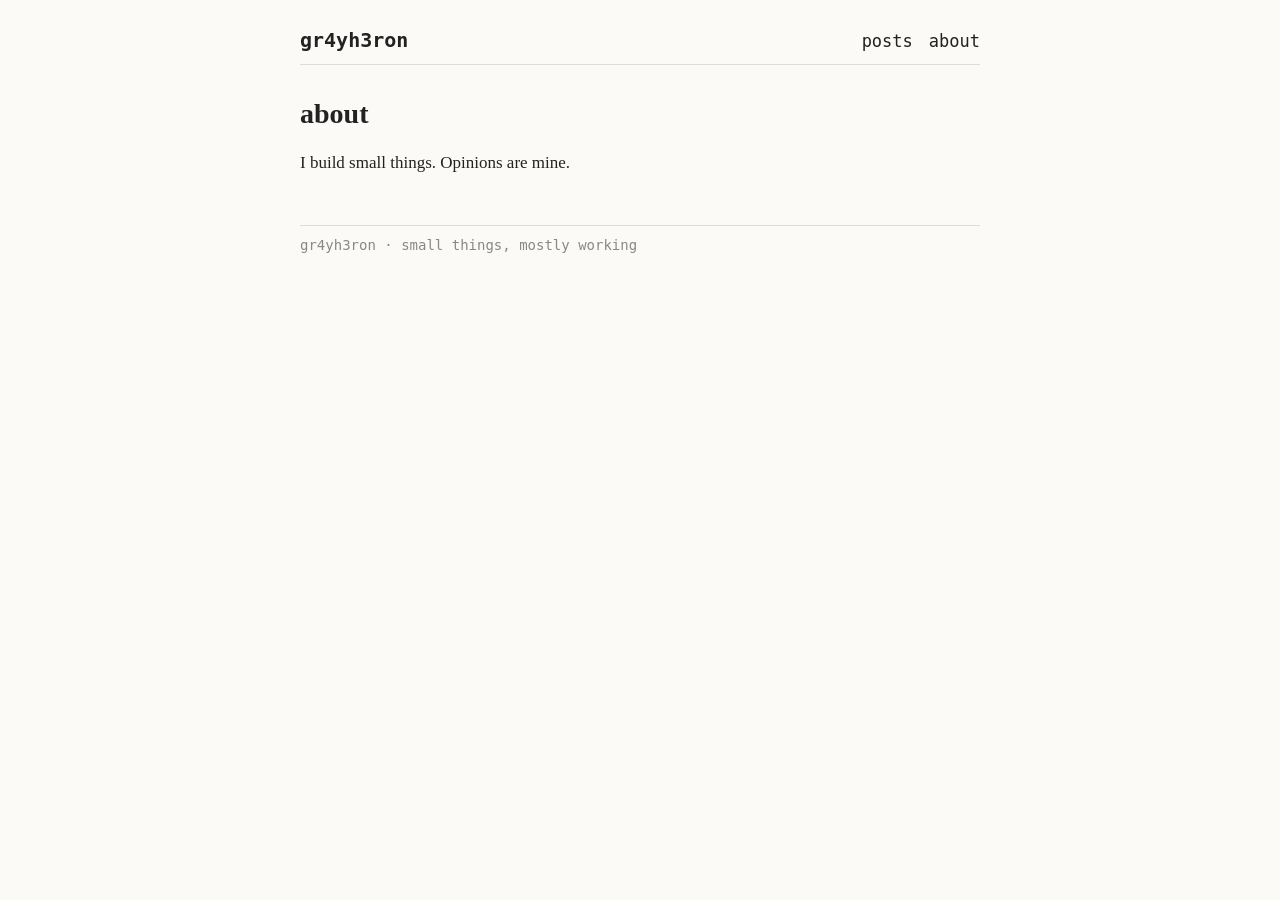
<file: about/index.html>
<!doctype html>
<html lang="en">
<head>
<meta charset="utf-8">
<meta name="viewport" content="width=device-width, initial-scale=1">
<title>about · gr4yh3ron</title>
<link rel="stylesheet" href="/style.css">
</head>
<body>
<header><a href="/" class="site">gr4yh3ron</a><nav><a href="/">posts</a><a href="/about/">about</a></nav></header>
<main>
<h1>about</h1>
<p>I build small things. Opinions are mine.</p>
</main>
<footer>gr4yh3ron · small things, mostly working</footer>
</body>
</html>
</file>
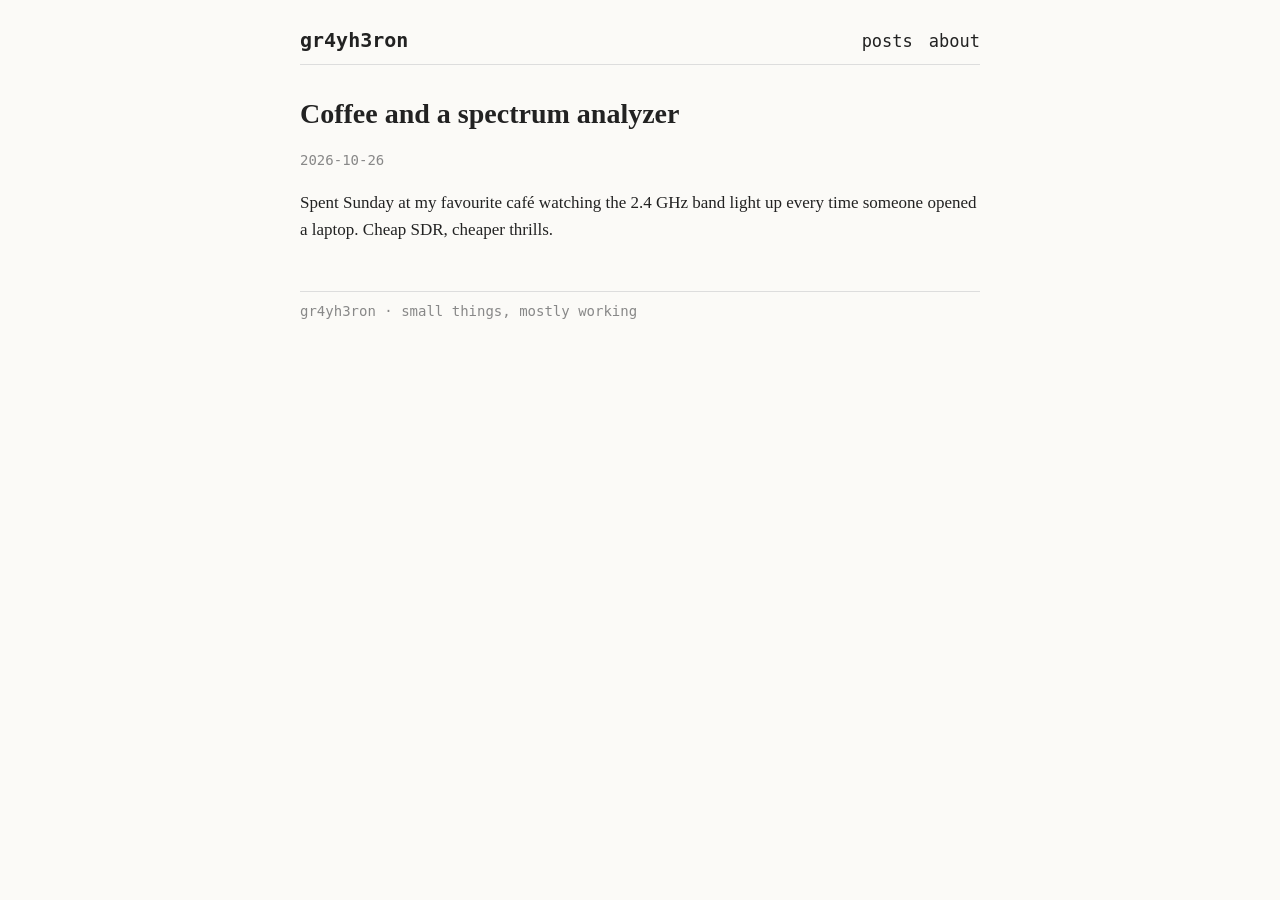
<file: posts/coffee-and-spectrum/index.html>
<!doctype html>
<html lang="en">
<head>
<meta charset="utf-8">
<meta name="viewport" content="width=device-width, initial-scale=1">
<title>Coffee and a spectrum analyzer · gr4yh3ron</title>
<link rel="stylesheet" href="/style.css">
</head>
<body>
<header><a href="/" class="site">gr4yh3ron</a><nav><a href="/">posts</a><a href="/about/">about</a></nav></header>
<main>
<h1>Coffee and a spectrum analyzer</h1>
<p class="date">2026-10-26</p>
<p>Spent Sunday at my favourite café watching the 2.4 GHz band light up every time someone opened a laptop. Cheap SDR, cheaper thrills.</p>
</main>
<footer>gr4yh3ron · small things, mostly working</footer>
</body>
</html>
</file>
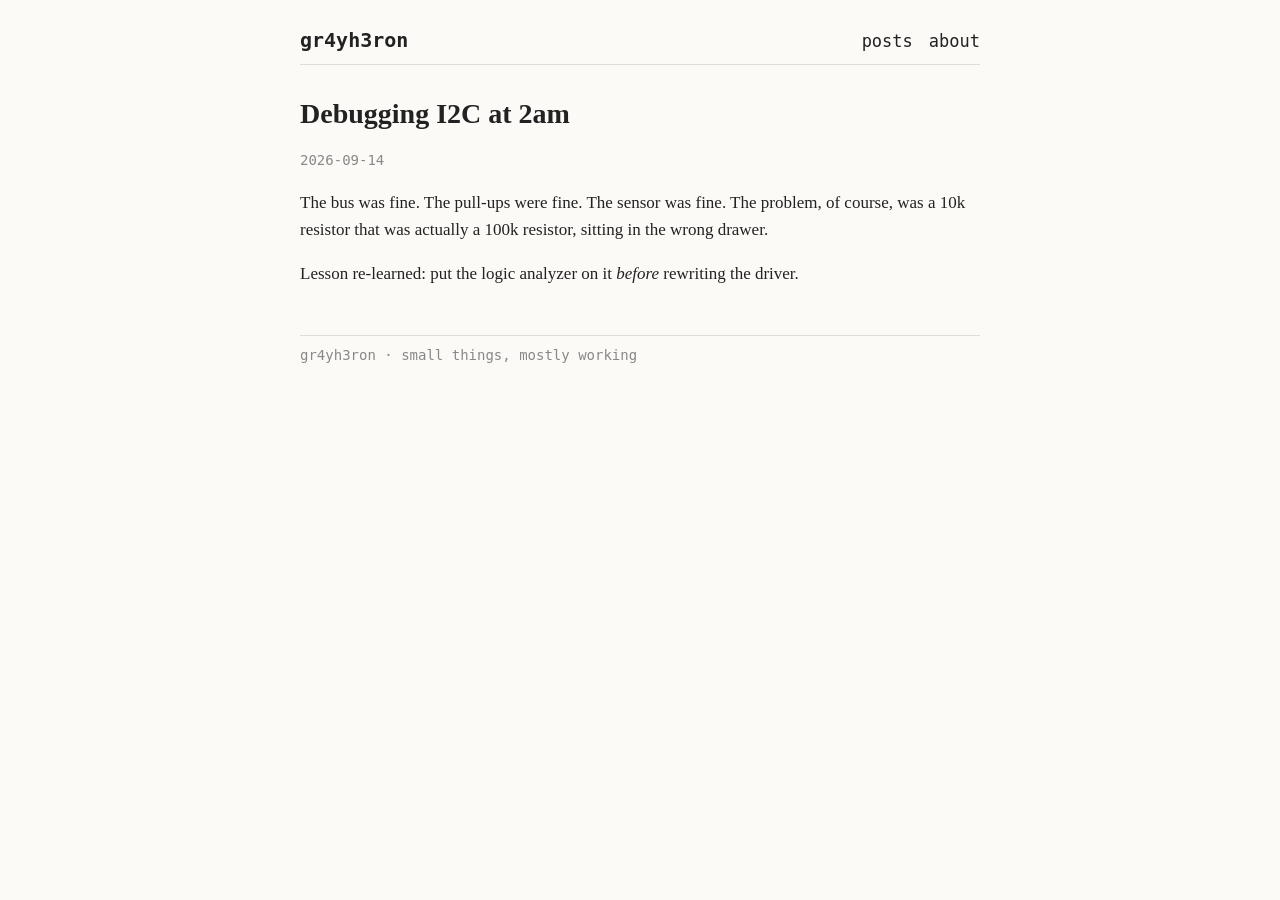
<file: posts/debugging-i2c-at-2am/index.html>
<!doctype html>
<html lang="en">
<head>
<meta charset="utf-8">
<meta name="viewport" content="width=device-width, initial-scale=1">
<title>Debugging I2C at 2am · gr4yh3ron</title>
<link rel="stylesheet" href="/style.css">
</head>
<body>
<header><a href="/" class="site">gr4yh3ron</a><nav><a href="/">posts</a><a href="/about/">about</a></nav></header>
<main>
<h1>Debugging I2C at 2am</h1>
<p class="date">2026-09-14</p>
<p>The bus was fine. The pull-ups were fine. The sensor was fine. The problem, of course, was a 10k resistor that was actually a 100k resistor, sitting in the wrong drawer.</p>
<p>Lesson re-learned: put the logic analyzer on it <em>before</em> rewriting the driver.</p>
</main>
<footer>gr4yh3ron · small things, mostly working</footer>
</body>
</html>
</file>
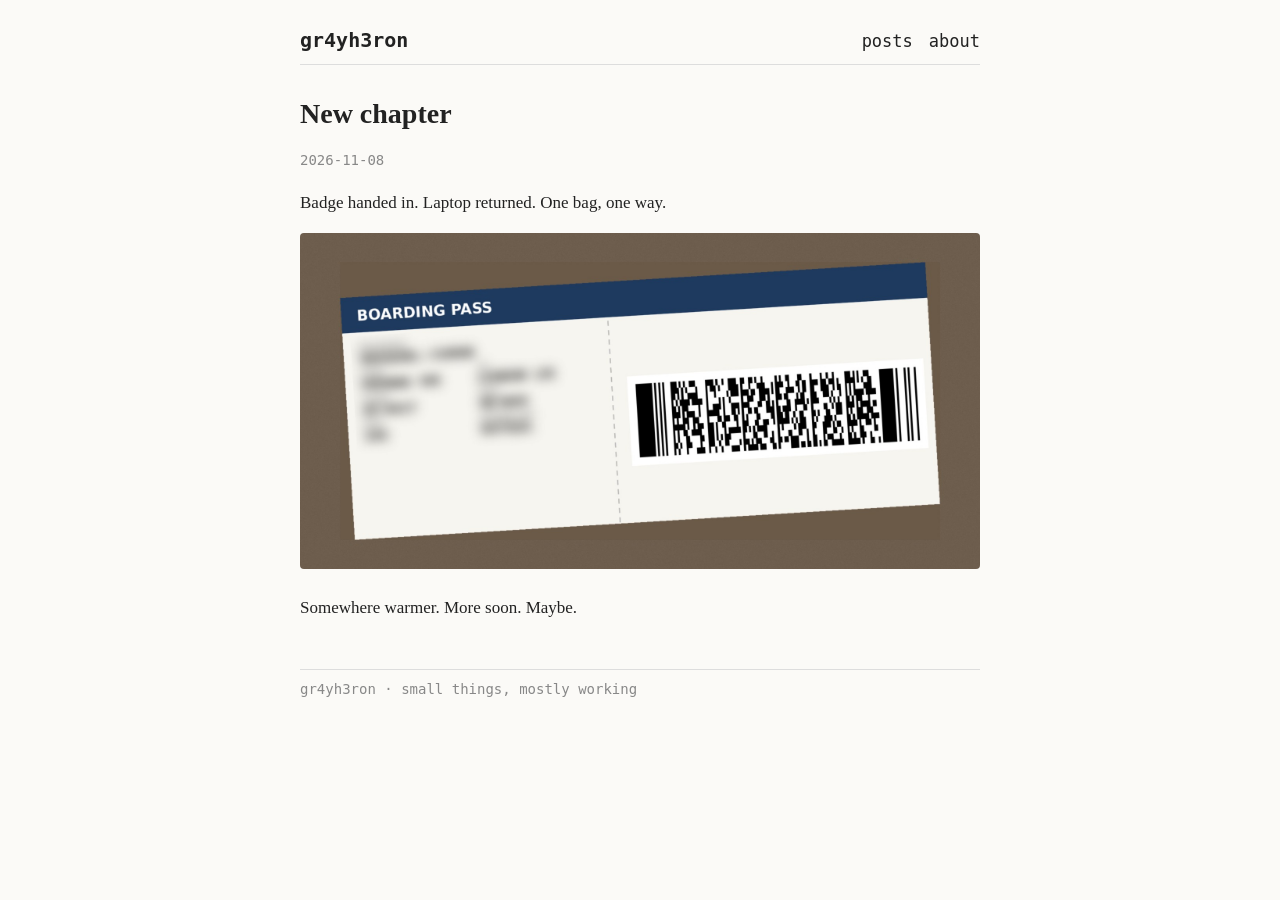
<file: posts/new-chapter/index.html>
<!doctype html>
<html lang="en">
<head>
<meta charset="utf-8">
<meta name="viewport" content="width=device-width, initial-scale=1">
<title>New chapter · gr4yh3ron</title>
<link rel="stylesheet" href="/style.css">
</head>
<body>
<header><a href="/" class="site">gr4yh3ron</a><nav><a href="/">posts</a><a href="/about/">about</a></nav></header>
<main>
<h1>New chapter</h1>
<p class="date">2026-11-08</p>
<p>Badge handed in. Laptop returned. One bag, one way.</p>
<p><img src="boarding_pass.jpg" alt="boarding pass"></p>
<p>Somewhere warmer. More soon. Maybe.</p>
</main>
<footer>gr4yh3ron · small things, mostly working</footer>
</body>
</html>
</file>
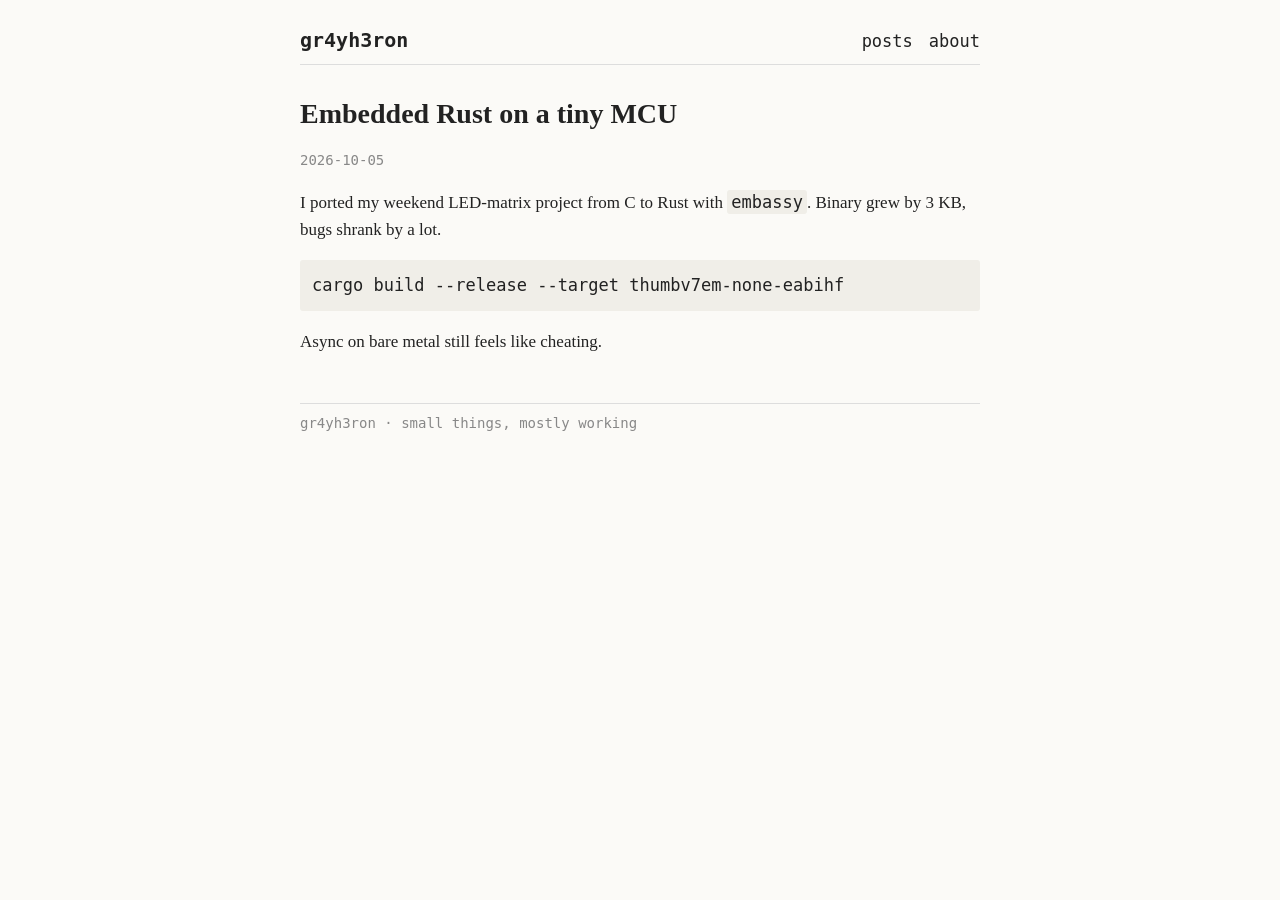
<file: posts/rust-on-a-tiny-mcu/index.html>
<!doctype html>
<html lang="en">
<head>
<meta charset="utf-8">
<meta name="viewport" content="width=device-width, initial-scale=1">
<title>Embedded Rust on a tiny MCU · gr4yh3ron</title>
<link rel="stylesheet" href="/style.css">
</head>
<body>
<header><a href="/" class="site">gr4yh3ron</a><nav><a href="/">posts</a><a href="/about/">about</a></nav></header>
<main>
<h1>Embedded Rust on a tiny MCU</h1>
<p class="date">2026-10-05</p>
<p>I ported my weekend LED-matrix project from C to Rust with <code>embassy</code>. Binary grew by 3 KB, bugs shrank by a lot.</p>
<pre>cargo build --release --target thumbv7em-none-eabihf</pre>
<p>Async on bare metal still feels like cheating.</p>
</main>
<footer>gr4yh3ron · small things, mostly working</footer>
</body>
</html>
</file>
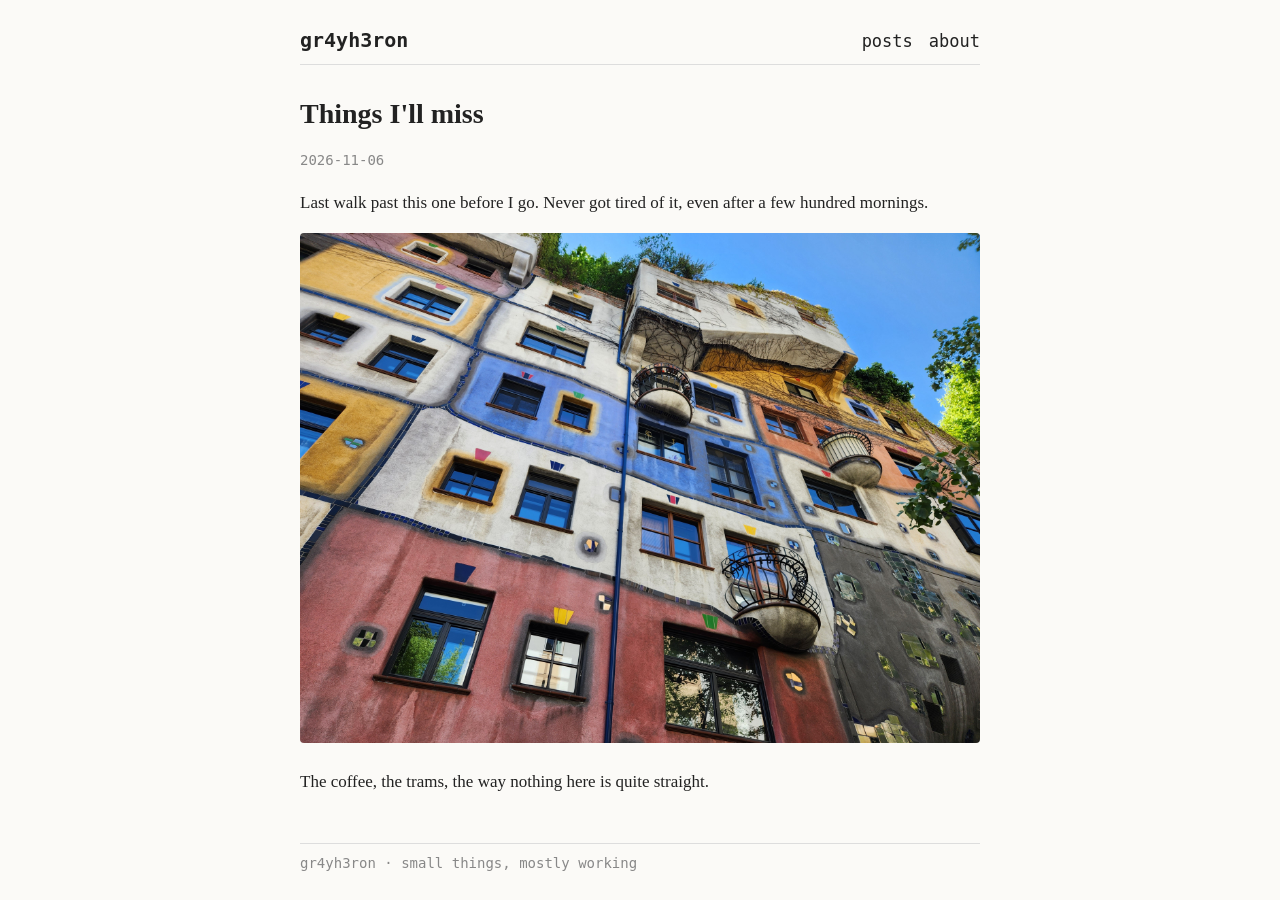
<file: posts/things-ill-miss/index.html>
<!doctype html>
<html lang="en">
<head>
<meta charset="utf-8">
<meta name="viewport" content="width=device-width, initial-scale=1">
<title>Things I&#39;ll miss · gr4yh3ron</title>
<link rel="stylesheet" href="/style.css">
</head>
<body>
<header><a href="/" class="site">gr4yh3ron</a><nav><a href="/">posts</a><a href="/about/">about</a></nav></header>
<main>
<h1>Things I&#39;ll miss</h1>
<p class="date">2026-11-06</p>
<p>Last walk past this one before I go. Never got tired of it, even after a few hundred mornings.</p>
<p><img src="PXL_20261106_071233512.jpg" alt="Things I'll miss"></p>
<p>The coffee, the trams, the way nothing here is quite straight.</p>
</main>
<footer>gr4yh3ron · small things, mostly working</footer>
</body>
</html>
</file>
<file: style.css>
body{max-width:680px;margin:0 auto;padding:24px 16px;font:17px/1.6 Georgia,serif;color:#222;background:#fbfaf7}
header{display:flex;justify-content:space-between;align-items:baseline;border-bottom:1px solid #ddd;padding-bottom:8px;margin-bottom:32px}
header a{color:#222;text-decoration:none}.site{font-weight:bold;font-family:monospace;font-size:20px}
nav a{margin-left:16px;font-family:monospace}
h1{font-size:28px;line-height:1.2}.date{color:#888;font-family:monospace;font-size:14px}
ul.posts{list-style:none;padding:0}ul.posts li{margin:12px 0}ul.posts span{color:#888;font-family:monospace;font-size:14px;margin-right:12px}
img{max-width:100%;height:auto;border-radius:4px}
pre,code{font-family:monospace;background:#f0eee8;padding:2px 4px;border-radius:3px}pre{padding:12px;overflow-x:auto}
footer{margin-top:48px;border-top:1px solid #ddd;padding-top:8px;color:#888;font-size:14px;font-family:monospace}
</file>
